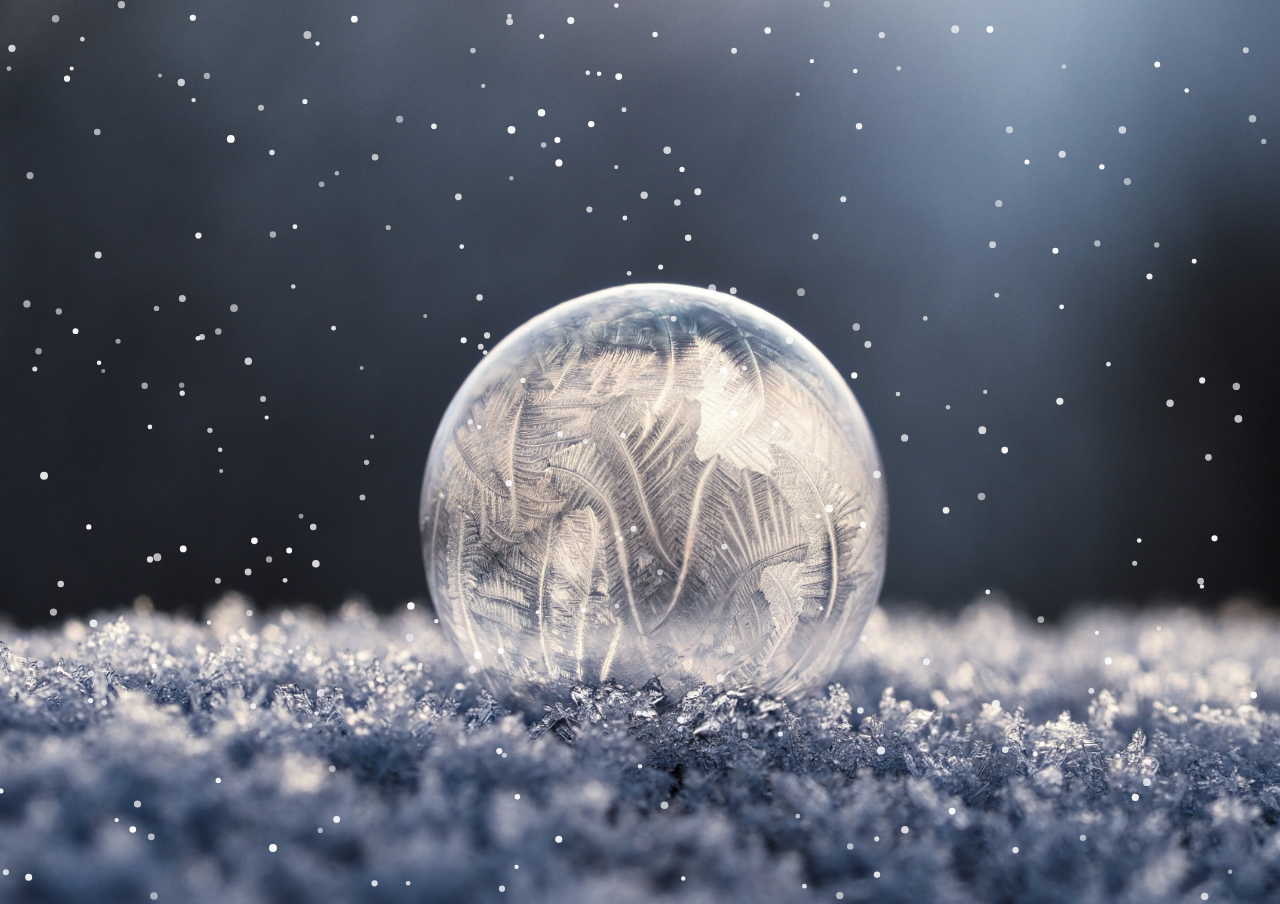
<file: 01 - Falling Snow/index.html>
<!DOCTYPE html>
<html lang="en">
<head>
  <meta charset="UTF-8">
  <meta name="viewport" content="width=device-width, initial-scale=1.0">
  <meta http-equiv="X-UA-Compatible" content="ie=edge">
  <title>01 - Falling Snow</title>
  <link rel="stylesheet" href="./style.css">
<body>
  <canvas id="falling-snow-canvas"></canvas>
  <script src="./start.js"></script>
</body>
</html>
</file>
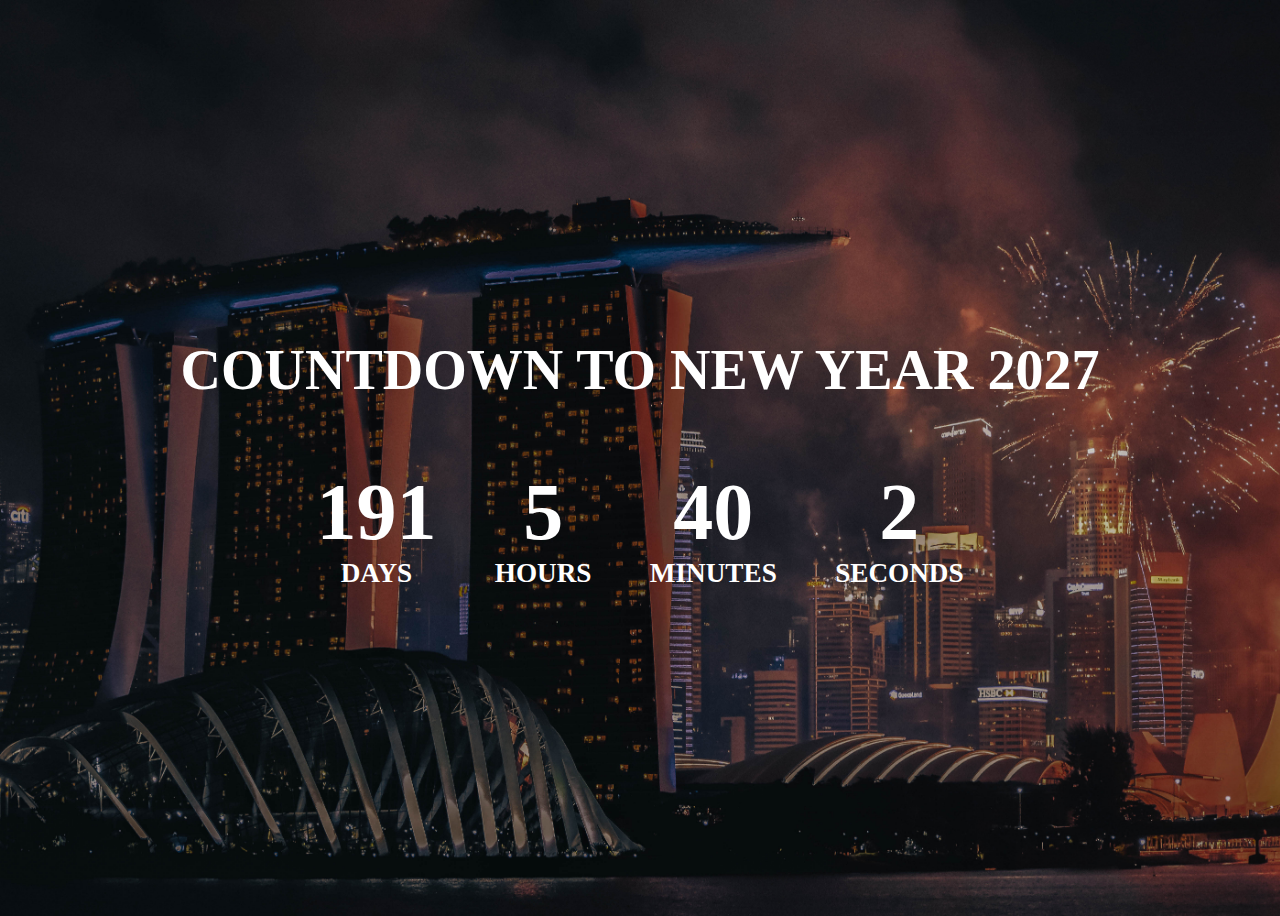
<file: 02 - Countdown Timer/index.html>
<!DOCTYPE html>
<html lang="en">
  <head>
    <meta charset="UTF-8" />
    <meta name="viewport" content="width=device-width, initial-scale=1.0" />
    <meta http-equiv="X-UA-Compatible" content="ie=edge" />
    <title>02 - Countdown Timer</title>
    <link rel="stylesheet" href="./style.css" />
    <body>
      <h1>Countdown To New Year <span id="nextyear"></span></h1>
      <div>
        <div class="countdown"><span id="days"></span>days</div>
        <div class="countdown"><span id="hours"></span>Hours</div>
        <div class="countdown"><span id="minutes"></span>Minutes</div>
        <div class="countdown"><span id="seconds"></span>Seconds</div>
      </div>
      <script src="./start.js"></script>
    </body>
  </head>
</html>
</file>
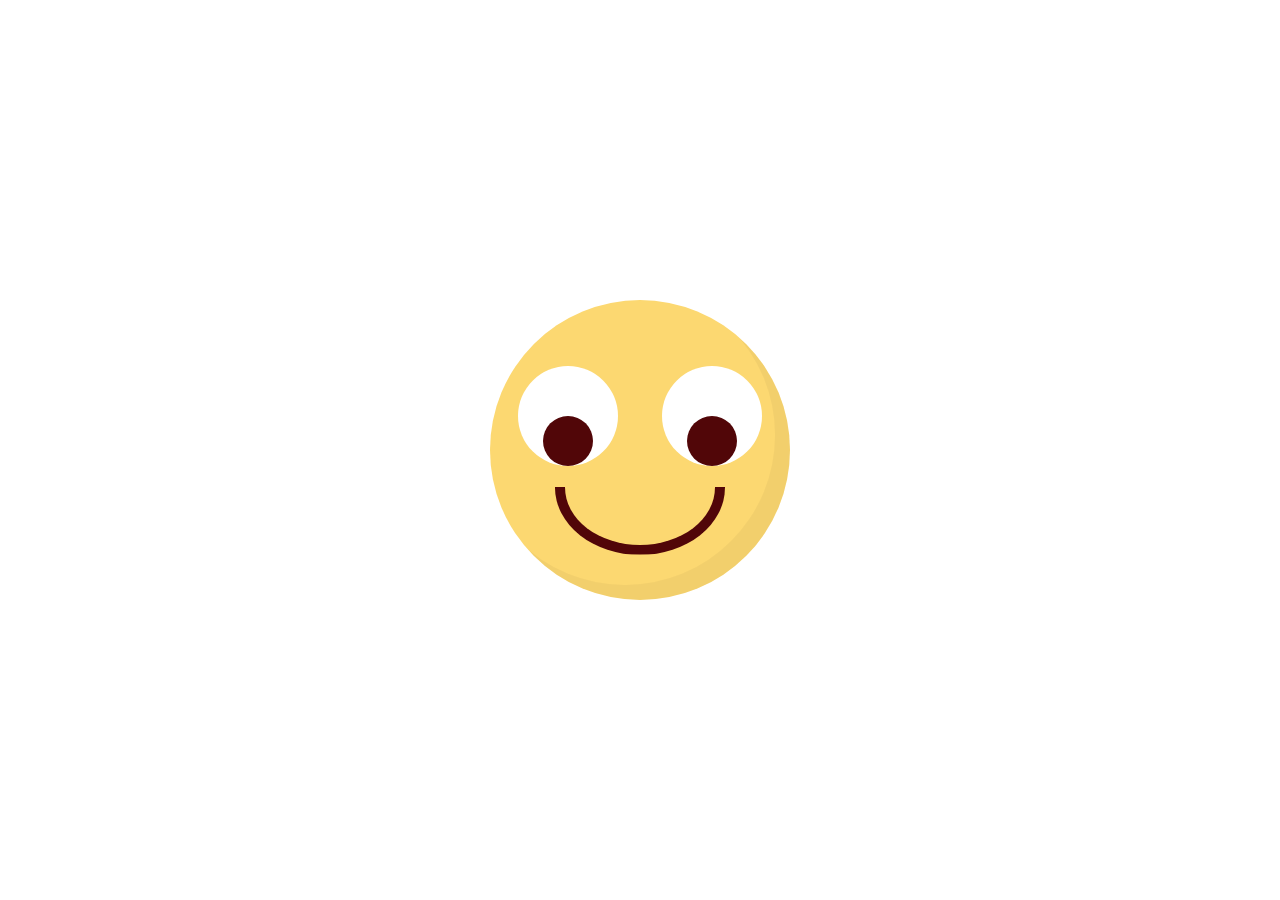
<file: 04 - Eye Rolling/index.html>
<!DOCTYPE html>
<html lang="en">
  <head>
    <meta charset="UTF-8" />
    <meta name="viewport" content="width=device-width, initial-scale=1.0" />
    <meta http-equiv="X-UA-Compatible" content="ie=edge" />
    <title>04 - Eye Rolling</title>
    <link rel="stylesheet" href="./style.css" />
    <body>
      <div class="face">
        <div class="eyes">
          <div class="eye"></div>
          <div class="eye"></div>
        </div>
        <span class="mouth">
      </div>
      <script src="./start.js"></script>
    </body>
  </head>
</html>
</file>
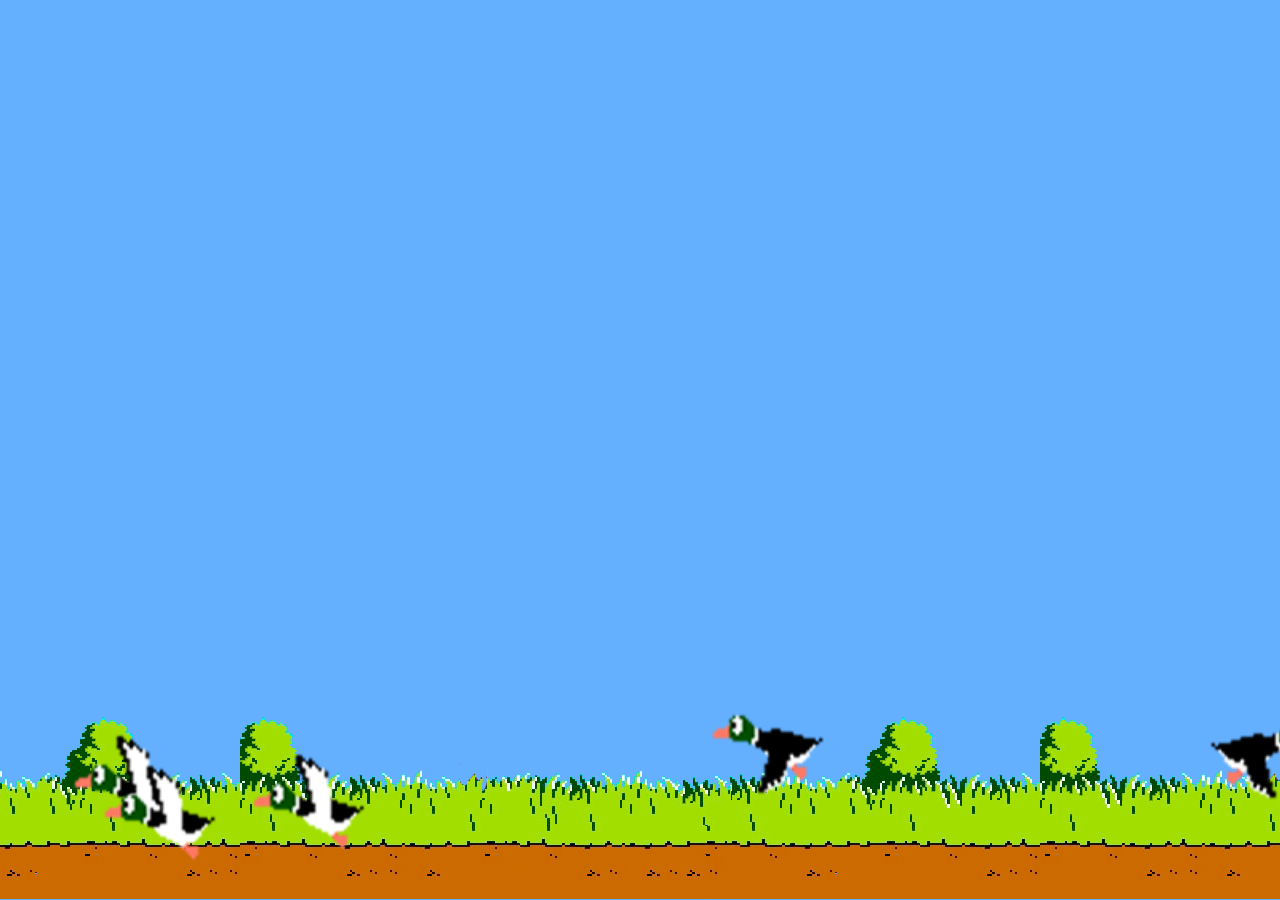
<file: 06 - Duck Hunt/index.html>
<!DOCTYPE html>
<html lang="en">
  <head>
    <meta charset="UTF-8" />
    <meta name="viewport" content="width=device-width, initial-scale=1.0" />
    <meta http-equiv="X-UA-Compatible" content="ie=edge" />
    <title>06 - Duck Hunt</title>
    <link rel="stylesheet" href="./style.css" />
    <body>
      <h1 class="winning">You Win!</h1>
      <script src="./start.js"></script>
    </body>
  </head>
</html>
</file>
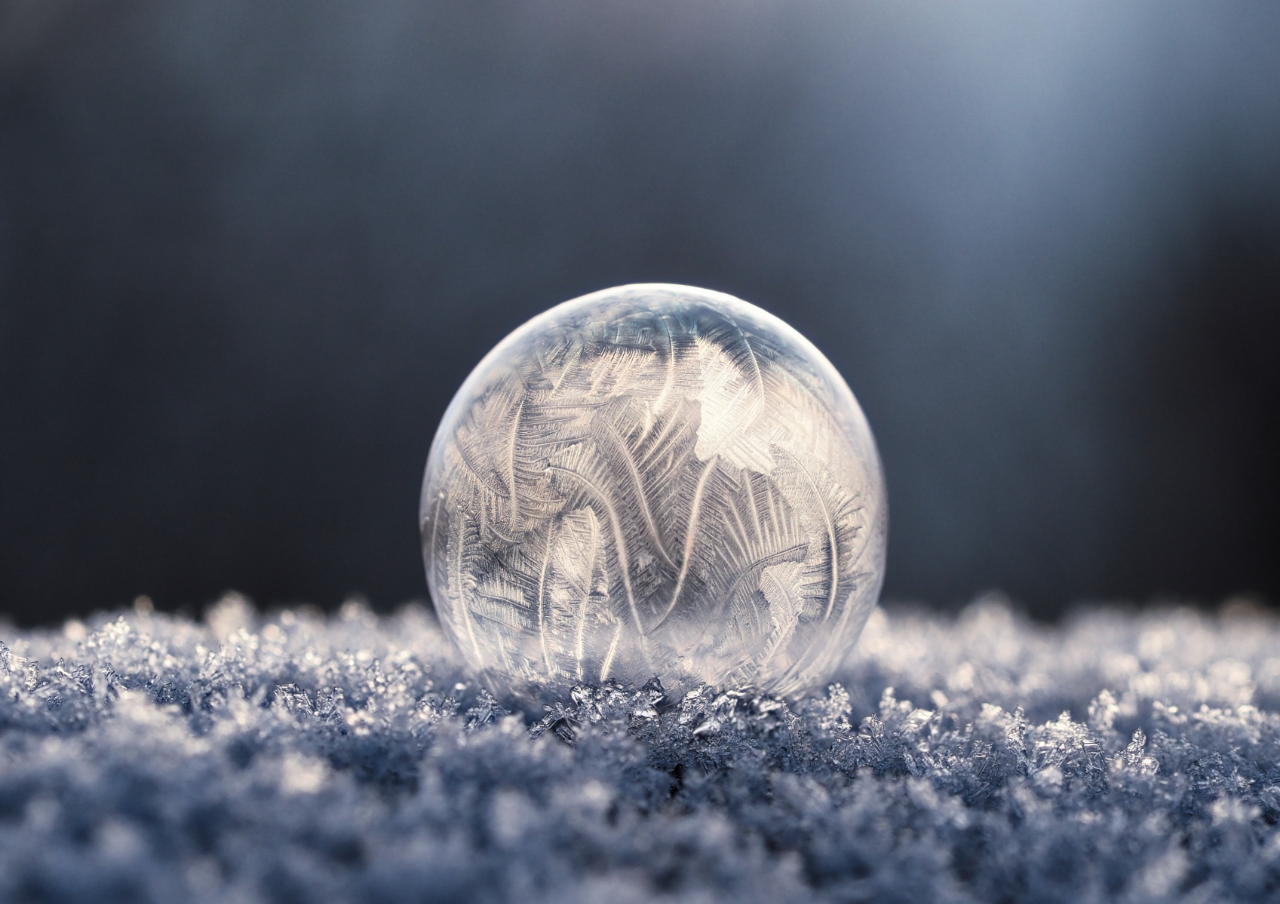
<file: 07 - Konami Code/index.html>
<!DOCTYPE html>
<html lang="en">
  <head>
    <meta charset="UTF-8" />
    <meta name="viewport" content="width=device-width, initial-scale=1.0" />
    <meta http-equiv="X-UA-Compatible" content="ie=edge" />
    <title>07 - Konami Code</title>
    <link rel="stylesheet" href="./style.css" />
    <body>
      <canvas id="falling-snow-canvas"></canvas>
      <script src="./snow-falling.js"></script>
      <script src="./start.js"></script>
    </body>
  </head>
</html>
</file>
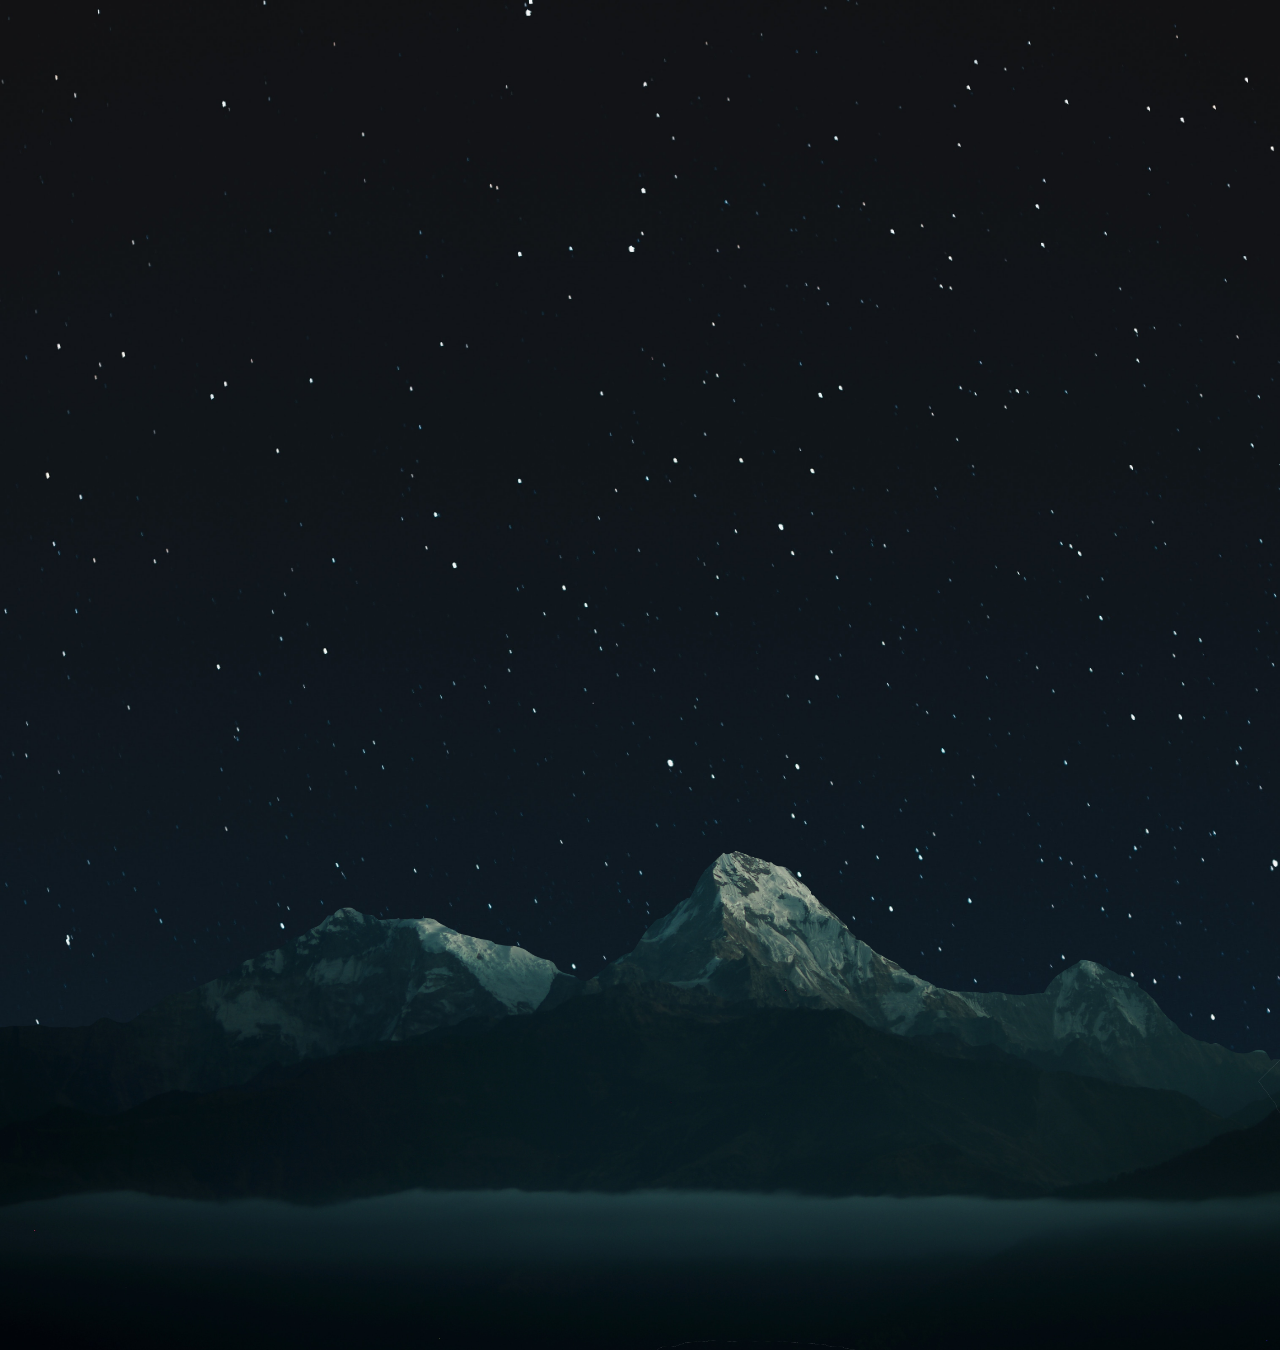
<file: 09 - Parallax Scrolling/index.html>
<!DOCTYPE html>
<html lang="en">
  <head>
    <meta charset="UTF-8" />
    <meta name="viewport" content="width=device-width, initial-scale=1.0" />
    <meta http-equiv="X-UA-Compatible" content="ie=edge" />
    <title>09 - Parallax Scrolling</title>
    <link rel="stylesheet" href="./style.css" />
    <body>
      <div class="parallax">
        <div class="mountain"></div>
        <h1 class="wish">To the moon and back</h1>
        <div class="moon"></div>
      </div>
      <script src="./start.js"></script>
    </body>
  </head>
</html>
</file>
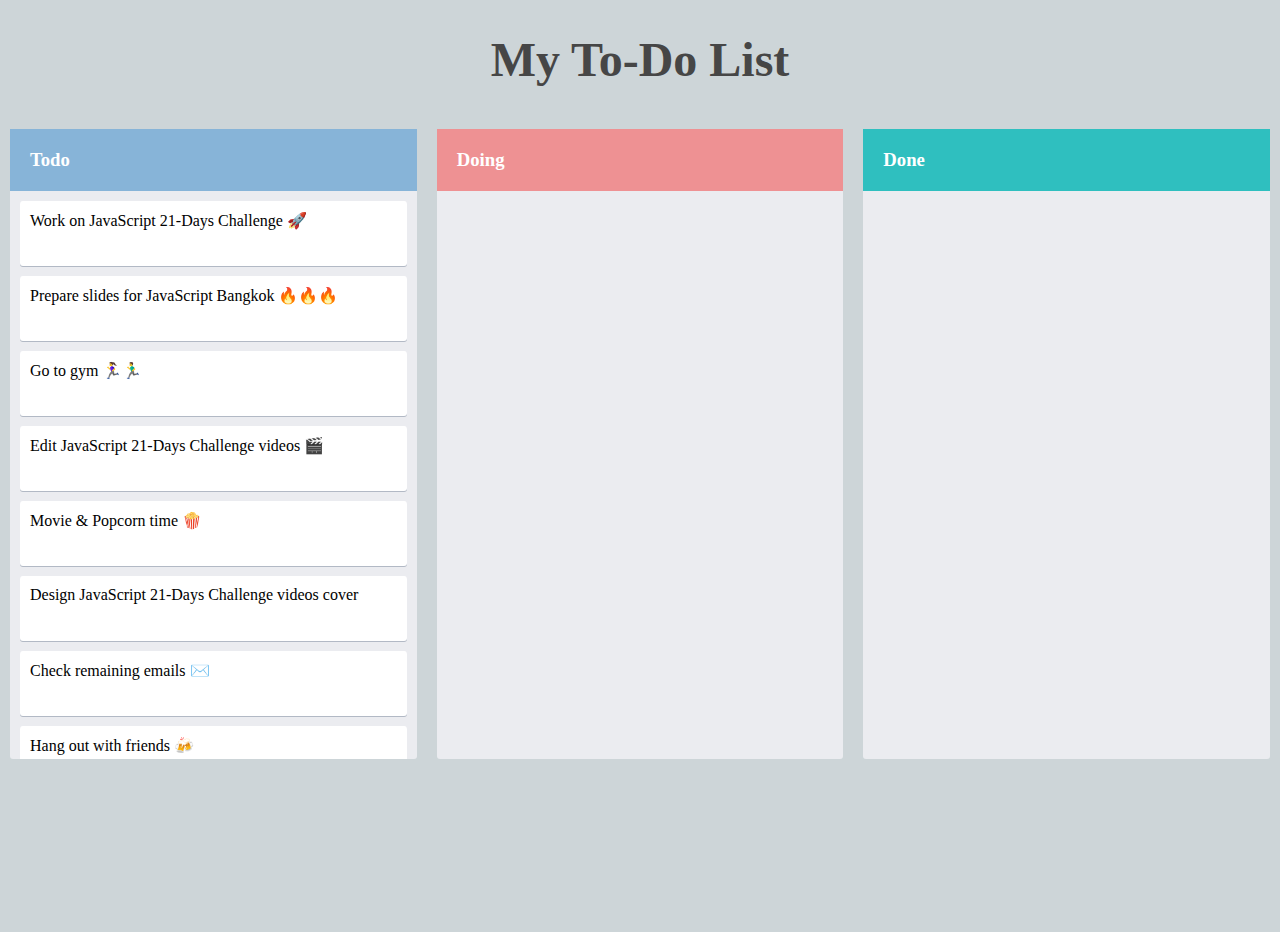
<file: 10 - Kanban Board/index.html>
<!DOCTYPE html>
<html lang="en">
  <head>
    <meta charset="UTF-8" />
    <meta name="viewport" content="width=device-width, initial-scale=1.0" />
    <meta http-equiv="X-UA-Compatible" content="ie=edge" />
    <title>10 - Kanban Board</title>
    <link rel="stylesheet" href="./style.css" />
    <body>
      <h1 class="title">My To-Do List</h1>
      <div class="app">
        <div class="container">
          <h3 class="todo">Todo</h3>
          <div class="drop-zone">
            <div class="task" draggable="true">Work on JavaScript 21-Days Challenge 🚀</div>
            <div class="task" draggable="true">Prepare slides for JavaScript Bangkok 🔥🔥🔥</div>
            <div class="task" draggable="true">Go to gym 🏃‍♀️🏃‍♂️</div>
            <div class="task" draggable="true">Edit JavaScript 21-Days Challenge videos 🎬</div>
            <div class="task" draggable="true">Movie & Popcorn time 🍿</div>
            <div class="task" draggable="true">Design JavaScript 21-Days Challenge videos cover</div>
            <div class="task" draggable="true">Check remaining emails ✉️</div>
            <div class="task" draggable="true">Hang out with friends 🍻</div>
          </div>
        </div>

        <div class="container">
          <h3 class="doing">Doing</h3>
          <div class="drop-zone"></div>
        </div>

        <div class="container">
          <h3 class="done">Done</h3>
          <div class="drop-zone"></div>
        </div>
      </div>
      <script src="./start.js"></script>
    </body>
  </head>
</html>
</file>
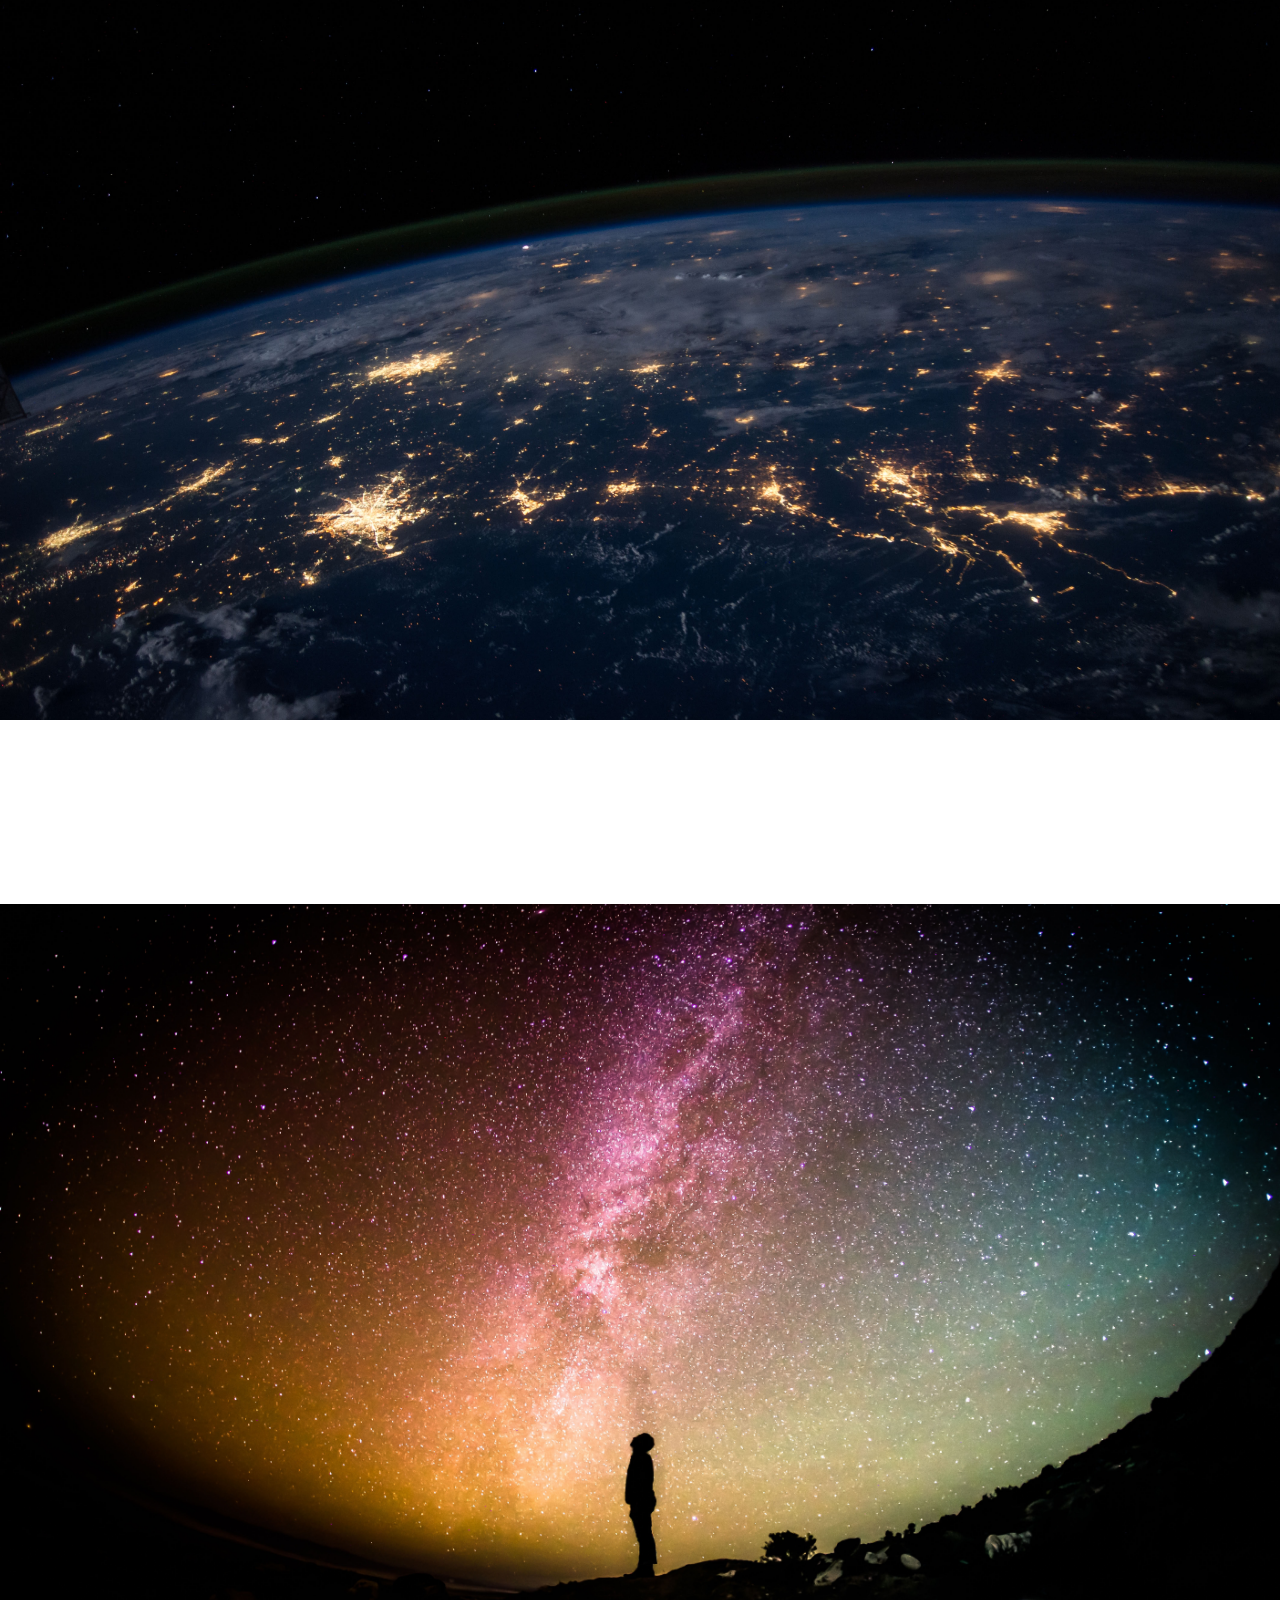
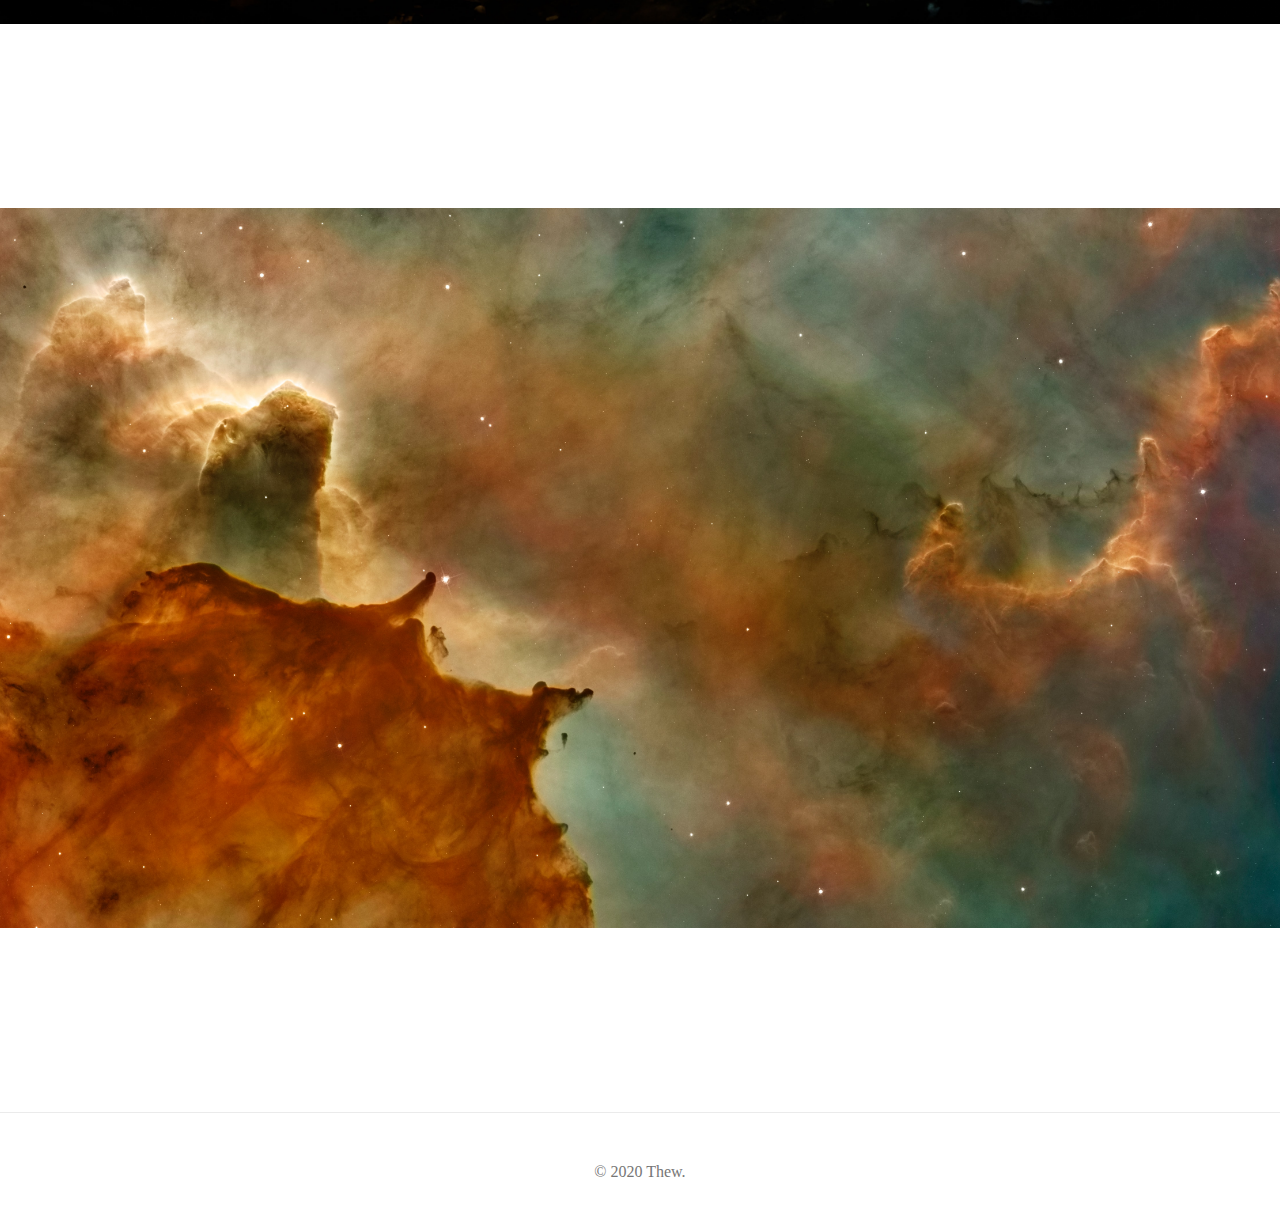
<file: 11 - Text Reveal/index.html>
<!DOCTYPE html>
<html lang="en">
  <head>
    <meta charset="UTF-8" />
    <meta name="viewport" content="width=device-width, initial-scale=1.0" />
    <meta http-equiv="X-UA-Compatible" content="ie=edge" />
    <title>11 - Text Reveal</title>
    <link rel="stylesheet" href="./style.css" />
    <body>
      <section>
        <img src="./space-1.jpg" />
        <div class="text">
          <h2>Thew Dhanat</h2>
          <p>
            Those who came before us made certain that this country rode the
            first waves of the industrial revolutions, the first waves of modern
            invention, and the first wave of nuclear power, and this generation
            does not intend to founder in the backwash of the coming age of
            space. We mean to be a part of it–we mean to lead it. For the eyes
            of the world now look into space, to the moon and to the planets
            beyond, and we have vowed that we shall not see it governed by a
            hostile flag of conquest, but by a banner of freedom and peace. We
            have vowed that we shall not see space filled with weapons of mass
            destruction, but with instruments of knowledge and understanding.
          </p>
          <p>– John F. Kennedy</p>
        </div>
      </section>

      <section>
        <img src="./space-2.jpg" />
        <div class="text">
          <h2>Space Enthusiast</h2>
          <p>
            We choose to go to the moon in this decade and do the other things,
            not because they are easy, but because they are hard, because that
            goal will serve to organize and measure the best of our energies and
            skills, because that challenge is one that we are willing to accept,
            one we are unwilling to postpone, and one which we intend to win.
          </p>
          <p>– John F. Kennedy</p>
        </div>
      </section>

      <section>
        <img src="./space-3.jpg" />
        <div class="text">
          <h2>That's one small step for a man, one giant leap for mankind.</h2>
          <p>
            Mankind is drawn to the heavens for the same reason we were once
            drawn into unknown lands and across the open sea. We choose to
            explore space because doing so improves our lives, and lifts our
            national spirit. So let us continue the journey.
          </p>
          <p>– George W. Bush</p>
        </div>
      </section>

      <footer>© 2020 Thew.</footer>
      <script src="./start.js"></script>
    </body>
  </head>
</html>
</file>
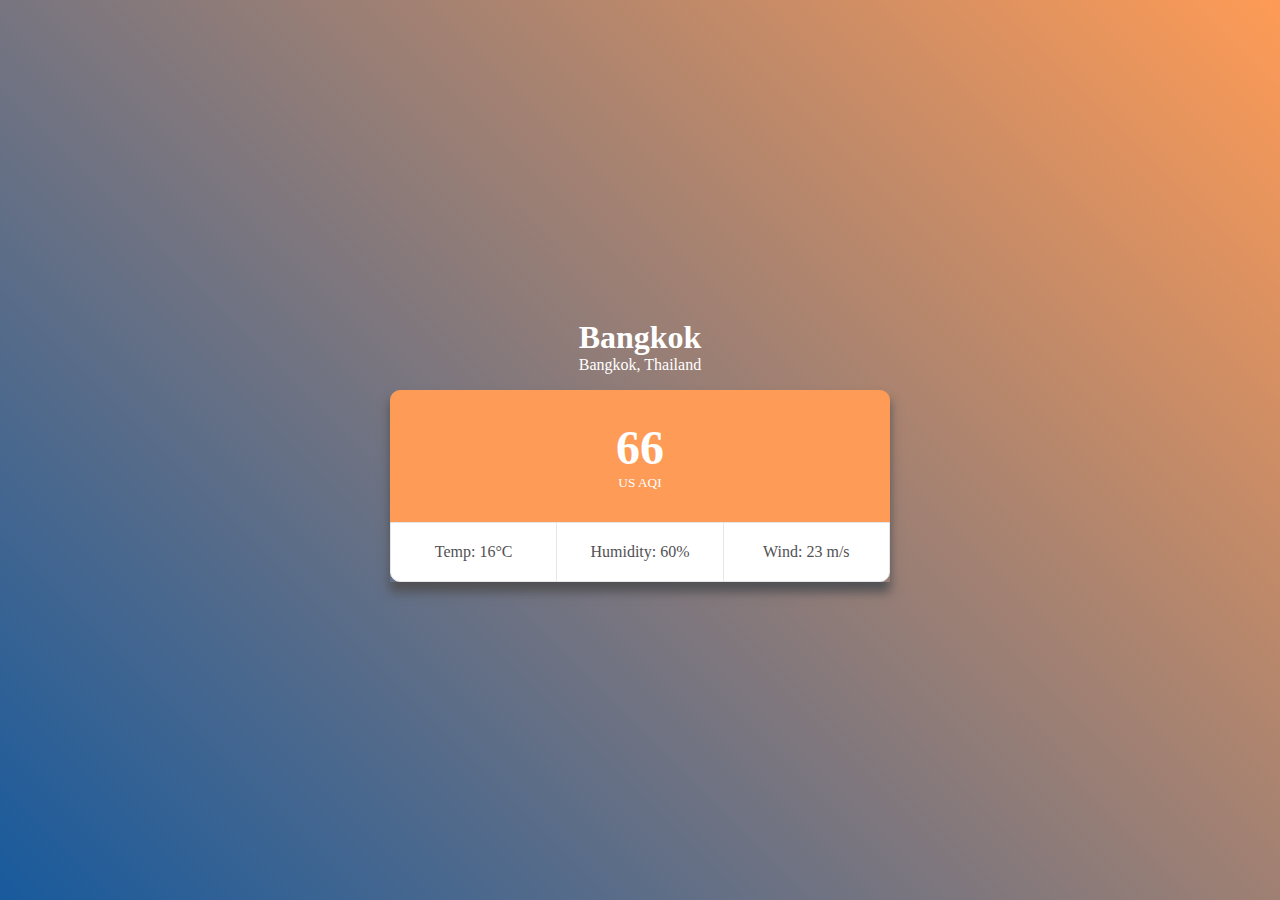
<file: 12 - Air Quality Visualizer/index.html>
<!DOCTYPE html>
<html lang="en">
  <head>
    <meta charset="UTF-8" />
    <meta name="viewport" content="width=device-width, initial-scale=1.0" />
    <meta http-equiv="X-UA-Compatible" content="ie=edge" />
    <title>12 - Air Quality Visualizer</title>
    <link rel="stylesheet" href="./style.css" />
    <body>
      <section>
        <div class="location">
          <h1 class="city"></h1>
          <p class="state-country"></p>
        </div>
        <div class="card">
          <div class="aqi">
            <h1></h1>
            <small>US AQI</small>
          </div>
          <div class="info">
            <div class="temperature"></div>
            <div class="humidity"></div>
            <div class="wind"></div>
          </div>
        </div>
      </section>

      <script src="./start.js"></script>
    </body>
  </head>
</html>
</file>
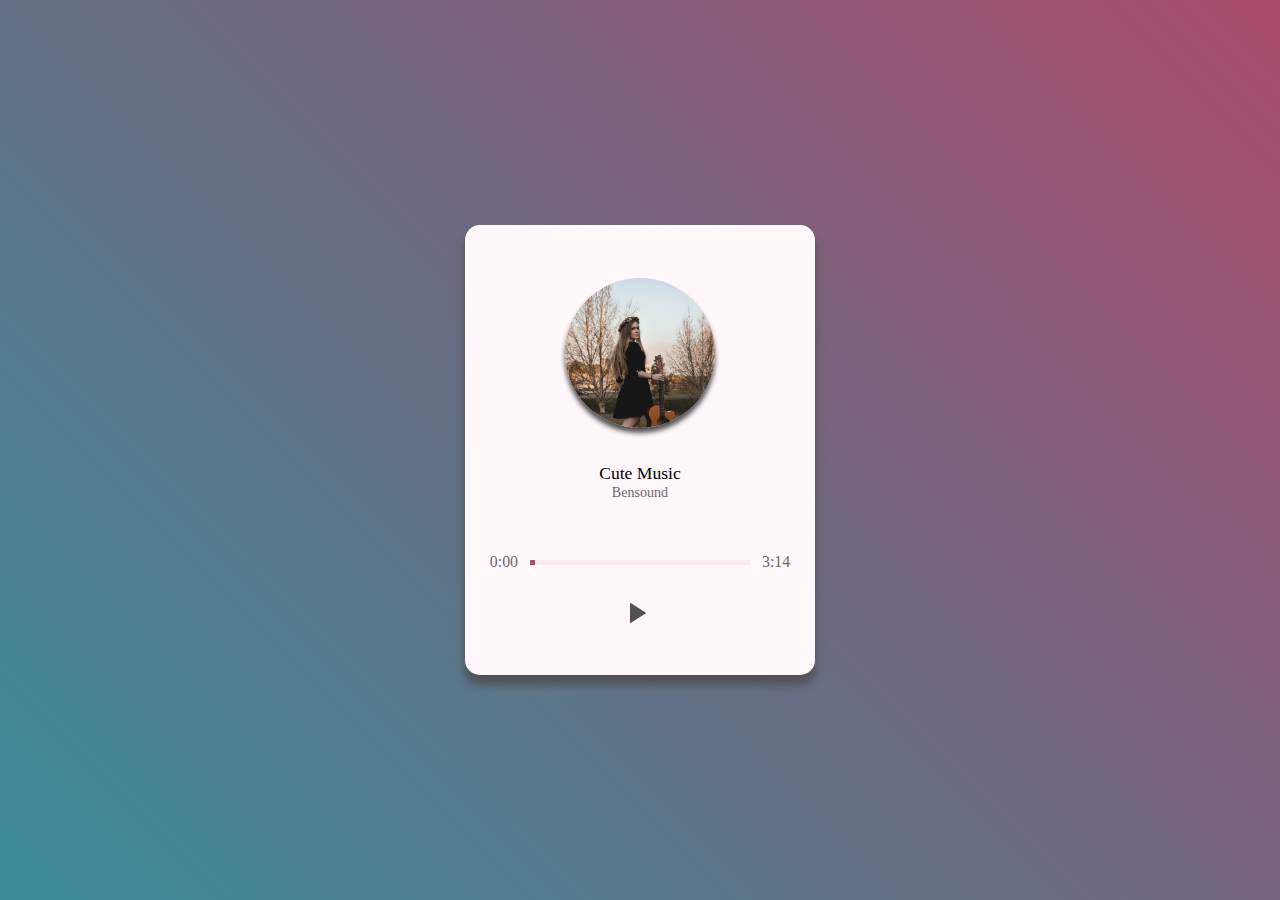
<file: 15 - Music Player/index.html>
<!DOCTYPE html>
<html lang="en">
  <head>
    <meta charset="UTF-8" />
    <meta name="viewport" content="width=device-width, initial-scale=1.0" />
    <meta http-equiv="X-UA-Compatible" content="ie=edge" />
    <title>15 - Music Player</title>
    <link rel="stylesheet" href="./style.css" />
    <body>
      <div class="container">
        <div class="cover">
          <img src="./cover.jpg" />
        </div>

        <div class="music">
          <div class="title">Cute Music</div>
          <div class="singer">Bensound</div>
        </div>

        <div class="control">
          <div class="timeline">
            <span class="start-time">0:00</span>
            <input type="range" step="1" class="progress-bar" value="0" />

            <audio>
              <source src="./cute.mp3" type="audio/mp3" />
            </audio>

            <span class="end-time">0:00</span>
          </div>
          <button class="play"></button>
        </div>
      </div>

      <script src="./start.js"></script>
    </body>
  </head>
</html>
</file>
<file: 01 - Falling Snow/style.css>
body {
  background: url('./background.jpg') no-repeat center center fixed;
  background-size: cover;
  margin: 0;
  overflow: hidden;
}
</file>
<file: 02 - Countdown Timer/style.css>
body {
  background-image: url("./background.jpg");
  background-size: cover;
  color: #ffffff;

  overflow: hidden;

  height: 100vh;
  font-weight: bold;
  text-align: center;
  text-transform: uppercase;

  display: flex;
  align-items: center;
  flex-direction: column;
  justify-content: center;
}

h1 {
  font-size: 3.5em;
}

.countdown {
  display: inline-block;
  font-size: 1.7em;
  padding: 1em;
}

.countdown span {
  display: block;
  font-size: 5rem;
}
</file>
<file: 04 - Eye Rolling/style.css>
body {
  margin: 0;
  overflow: hidden;

  width: 100vw;
  height: 100vh;

  display: flex;
  align-items: center;
  justify-content: center;
}

.face {
  background: #FCD871;
  border-radius: 50%;
  height: 300px;
  width: 300px;

  display: flex;
  align-items: center;
  flex-direction: column;
  justify-content: center;

  position: relative;
}

.face:after {
  content: '';
  display: block;
  position: absolute;
  width: 100%;
  height: 100%;
  top: -15px;
  left: -15px;
  border-radius: 50%;
  box-shadow: 15px 15px 0 0 rgba(0, 0, 0, 0.04);
}

.eye {
  background: #fff;
  display: inline-block;
  position: relative;

  border-radius: 50%;
  height: 100px;
  width: 100px;

  margin: 20px 20px 0 20px;
  transform: rotate(90deg);
}

.eye:after {
  background: #510608;
  border-radius: 50%;
  content: '';

  height: 50px;
  position: absolute;
  top: 25px;
  right: 0px;
  width: 50px;
}



.mouth {
  width: 150px;
  height: 125px;
  margin-top: -50px;
  clip-path: inset(50% 0 0 0);

  border-radius: 0 0 50% 50%;
  border: 10px solid #510608;
  border-top: 0;
}
</file>
<file: 06 - Duck Hunt/style.css>
body {
  background: #64b0ff url('./scene.png') repeat-x fixed bottom;

  height: 100vh;
  width: 100vw;
  margin: 0;
  display: flex;
  justify-content: center;
  align-items: center;
  overflow: hidden;
}

.winning {
  color: #FFF;
  font-size: 6em;;
  text-transform: uppercase;
  opacity: 0;
}

.duck {
  background-repeat: no-repeat;
  background-size: contain;
  cursor: crosshair;

  position: absolute;
  height: 120px;
  width: 120px;
}
</file>
<file: 07 - Konami Code/style.css>
body {
  background: url('./background.jpg') no-repeat center center fixed;
  background-size: cover;
  margin: 0;
  overflow: hidden;
}
</file>
<file: 09 - Parallax Scrolling/style.css>
body {
  margin: 0;
}

.parallax {
  display: flex;
  justify-content: center;

  position: relative;
  background: url('./sky.jpg') top center / 100% 150% no-repeat;
  overflow: hidden;
}

.moon {
  position: absolute;
  left: 50%;
  bottom: 0%;

  background: #F5D059;
  box-shadow: inset -15px 0px #EDC541;
  border-radius: 50%;

  width: 150px;
  height: 150px;
}

.mountain {
  width: 100vw;
  height: 150vh;
  z-index: 10;

  background: url('./mountain.png') bottom / contain no-repeat;
}

h1 {
  position: absolute;
  bottom: 0%;

  color: #FFF;
  font-size: 3.8vw;
  text-shadow: 3px 3px #000;
  text-transform: uppercase;
}
</file>
<file: 10 - Kanban Board/style.css>
body {
  background-color: #cdd5d8;
  text-align: center;

  width: 100vw;
  height: 100vh;
  margin: 0;
}

.app {
  display: flex;
  justify-content: center;

  text-align: initial;
}

.title {
  color: #464646;
  font-family: cursive;
  font-size: 3em;
}

.container {
  display: flex;
  flex-direction: column;

  background-color: #ebecf0;
  border-radius: 3px;

  width: 500px;
  height: 70vh;
  margin: 10px;
}

.container .todo,
.container .doing,
.container .done {
  color: #fff;

  padding: 20px;
  margin: 0;
}

.container .todo {
  background-color: #87b4d8;
}

.container .todo ~ .drop-zone {
  outline-color: #87b4d8;
}

.container .doing {
  background-color: #ee9193;
}

.container .doing ~ .drop-zone {
  outline-color: #ee9193;
}

.container .done {
  background-color: #2fbfbf;
}

.container .done ~ .drop-zone {
  outline-color: #2fbfbf;
}

.drop-zone {
  height: 100%;
  overflow-y: scroll;
}

.task {
  background-color: #fff;
  border-radius: 3px;
  box-shadow: 0 1px 0 rgba(9, 30, 66, 0.25);

  min-height: 5vh;
  margin: 10px;
  padding: 10px;

  cursor: pointer;
}
</file>
<file: 11 - Text Reveal/style.css>
body {
  margin: 0;
}

footer {
  border-top: 1px solid #ebebeb;
  color: #767676;

  padding: 50px;
  text-align: center;
}

img {
  width: 100%;
  height: 80vh;

  object-fit: cover;
}

.text {
  display: flex;
  flex-direction: column;
  justify-content: center;

  height: 20vh;

  opacity: 0;
  transform: translateY(25px);
  transition: 0.4s cubic-bezier(0.22, 0.61, 0.36, 1);
  transition-property: opacity, transform;
}

.text > h2 {
  text-align: center;
  margin: 0;
}

.text > p {
  color: #888888;

  margin: 0;
  padding: 10px 30px;
}

.reveal {
  opacity: 1;
  transform: translateY(0);
}
</file>
<file: 12 - Air Quality Visualizer/style.css>
:root {
  --good-aqi-color: #b0e767;
  --medium-aqi-color: #fe9b56;
  --bad-aqi-color: #fe6a69;
  --current-aqi-color: var(--good-aqi-color);
}

body {
  width: 100vw;
  height: 100vh;
  margin: 0;

  display: flex;
  align-items: center;
  justify-content: center;
  text-align: center;

  color: #515154;

  background: #43cea2;
  background: linear-gradient(45deg, #185a9d, var(--current-aqi-color));
}

.card {
  width: 500px;
  box-shadow: 0 10px 10px 0 #515154;
}

.aqi {
  display: flex;
  flex-direction: column;
  justify-content: center;
  color: #ffffff;
  background-color: var(--current-aqi-color);

  height: 10vh;
  padding: 20px 0;

  border: 1px solid var(--current-aqi-color);
  border-top-left-radius: 10px;
  border-top-right-radius: 10px;
}

.aqi > h1 {
  margin: 0;
  font-size: 3em;
}

.location {
  color: #ffffff;
}

.city {
  margin: 0;
  font-size: 2em;
}

.state-country {
  margin-top: 0;
}

.info {
  display: flex;
  background-color: #ffffff;

  border: 1px solid #e6e6e6;
  border-bottom-left-radius: 10px;
  border-bottom-right-radius: 10px;
}

.info > * {
  border-right: 1px solid #e6e6e6;
  padding: 20px;
  flex: 1;
}

.info > *:last-child {
  border: none;
}
</file>
<file: 15 - Music Player/style.css>
body {
  display: flex;
  justify-content: center;
  align-items: center;

  background: #aa4b6b;
  background: linear-gradient(45deg, #3b8d99, #6b6b83, #aa4b6b);

  font-size: 1.1em;
  height: 100vh;
  margin: 0;
}


.container {
  width: 350px;
  height: 450px;

  border-radius: 15px;
  background-color: #fff7fa;
  box-shadow: 0 10px 10px 0 #515154;

  display: flex;
  flex-direction: column;
  align-items: center;
}

.cover {
  width: 150px;
  height: 150px;

  border-radius: 50%;
  margin-top: 15%;

  box-shadow: 0 5px 5px 0 #515154;
  overflow: hidden;
}

.cover img {
  width: 100%;
  height: 100%;
  object-fit: cover;
}

.music {
  margin-top: 10%;
  text-align: center;
}

.singer {
  font-size: 0.8em;
  color: #72646f;
}

.control {
  font-size: 0.9em;
  color: #72646f;

  margin-top: 15%;
  display: flex;
  flex-direction: column;
  align-items: center;
}

.timeline {
  display: flex;
  align-items: center;
}

.start-time, 
.end-time {
  margin: 0 10px;
}

input {
  -webkit-appearance: none;
  outline: none;

  background: #fceaf1;
  cursor: pointer;
  overflow: hidden;
  width: 220px;
}

input::-webkit-slider-thumb {
  -webkit-appearance: none;

  height: 5px;
  width: 5px;

  background: #a64e6d;
  box-shadow: -100vw 0 0 100vw #a64e6d;
}

.play,
.pause {
  outline: none;
  border: none;

  cursor: pointer;

  width: 20px;
  height: 20px;
  margin-top: 10%;
}

.pause {
  background: url('./pause.png') 0 0 / contain no-repeat;
}

.play {
  background: url('./play.png') 0 0 / contain no-repeat;
}

body.playing {
  background: #ee2d6e;
  background: linear-gradient(45deg, #38bdd1, #9292be, #ee2d6e);
}

.playing .container {
  box-shadow: 0 10px 10px 0 #515154, 5px -5px 5px 0 #aa4b6b, -5px 5px 5px 0 #38bdd1;
}

.playing input::-webkit-slider-thumb {
  background: #ee2d6e;
  box-shadow: -100vw 0 0 100vw #ee2d6e;
}
</file>
